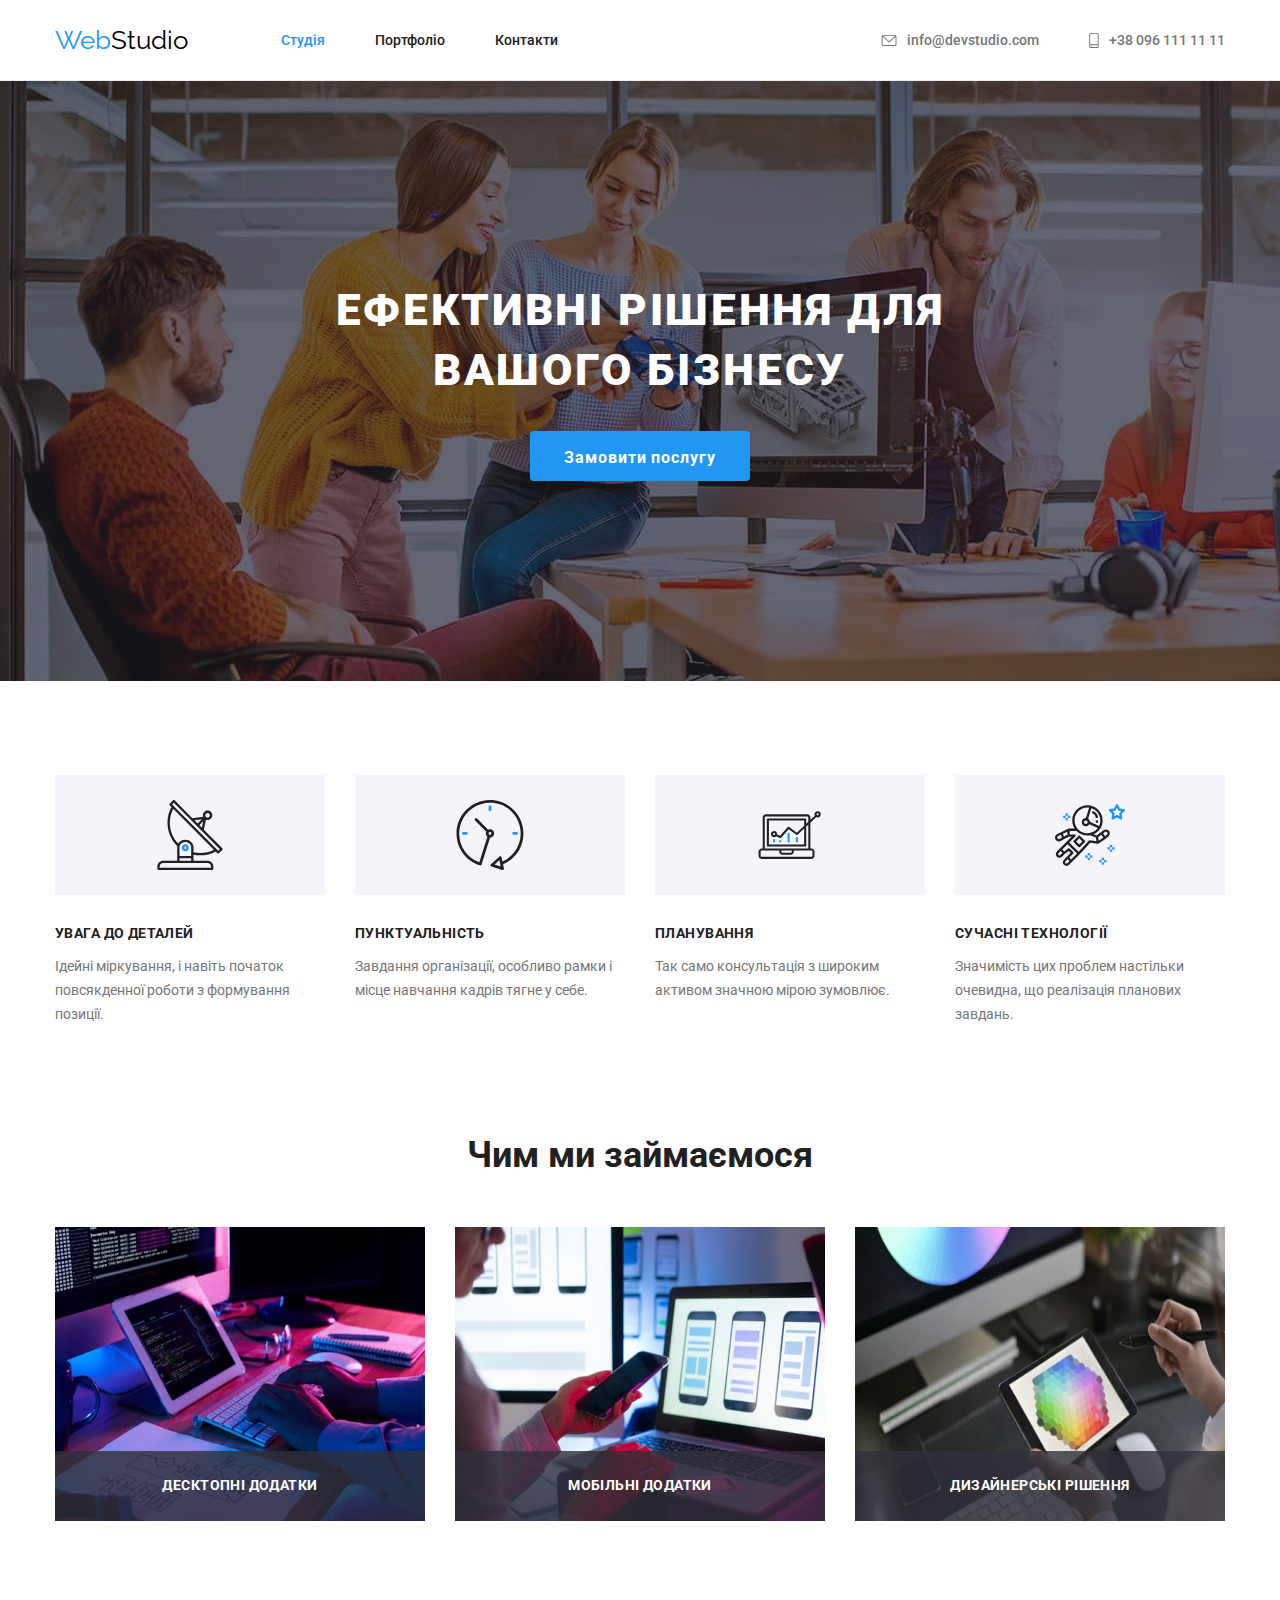
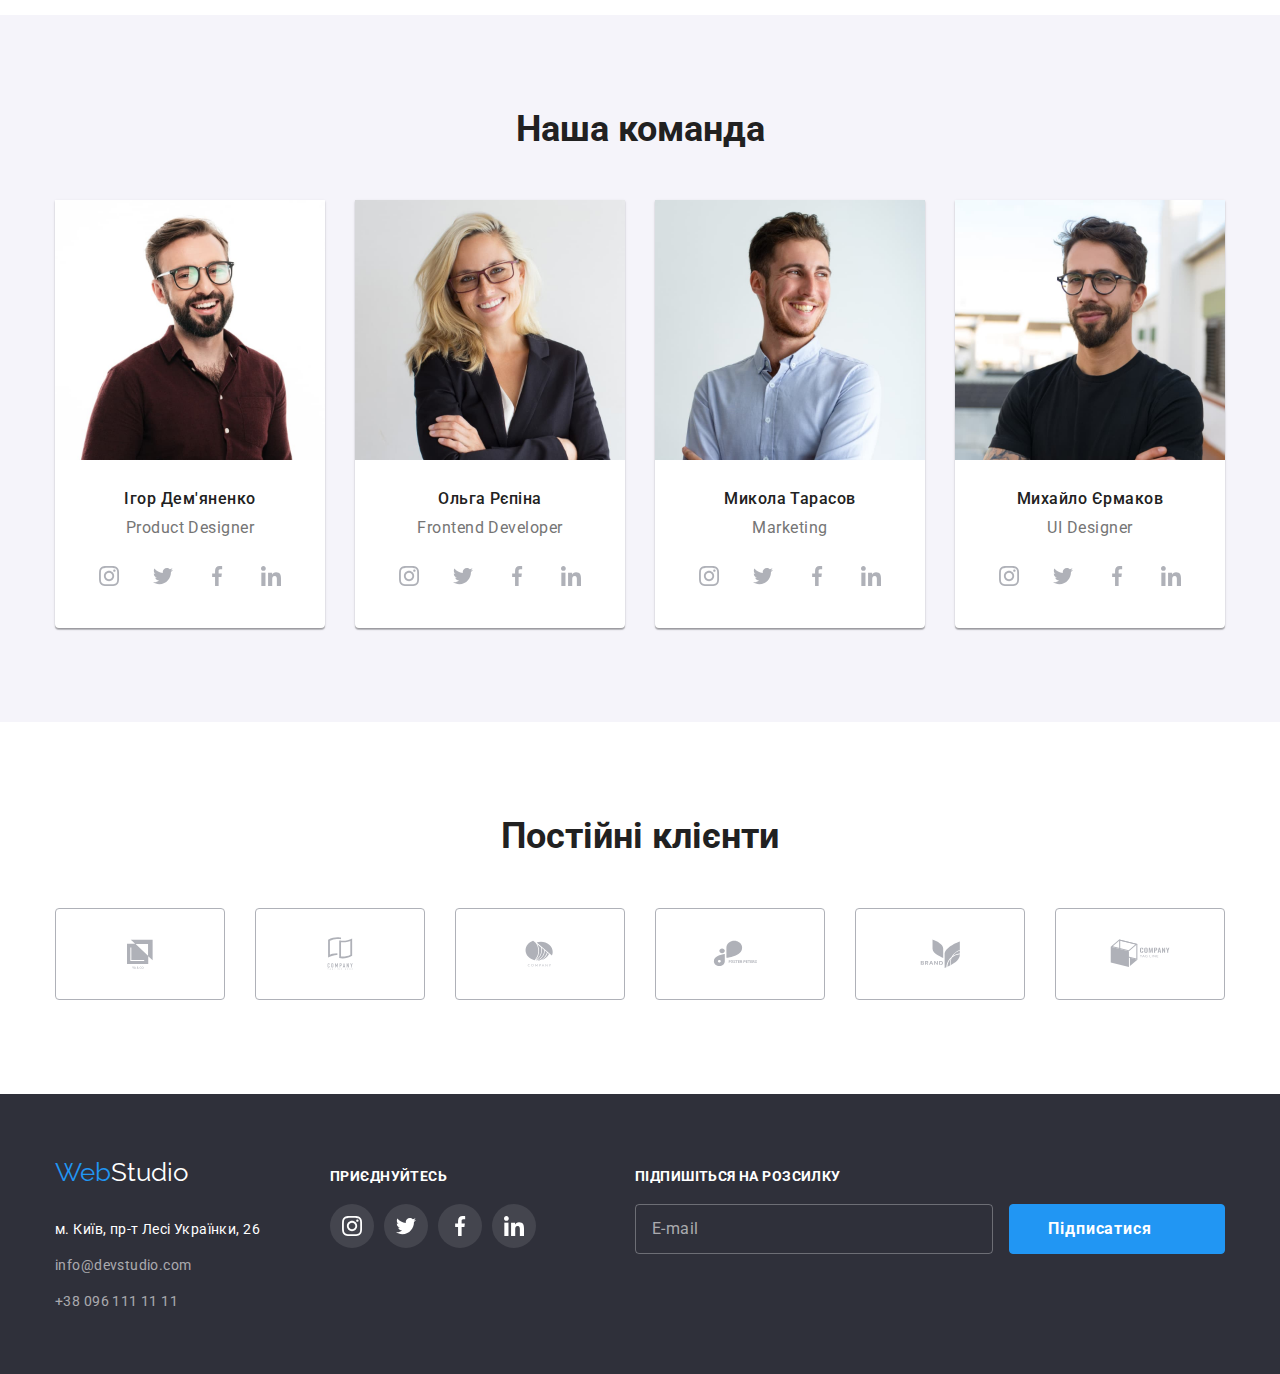
<file: index.html>
<!DOCTYPE html>
<html lang="uk">
  <head>
    <meta charset="UTF-8" />
    <meta http-equiv="X-UA-Compatible" content="IE=edge" />
    <meta name="viewport" content="width=device-width, initial-scale=1.0" />
    <title>Web Studio</title>

    <link rel="preconnect" href="https://fonts.googleapis.com" />
    <link rel="preconnect" href="https://fonts.gstatic.com" crossorigin />
    <link
      href="https://fonts.googleapis.com/css2?family=Raleway:wght@700&family=Roboto:wght@400;500;700;900&display=swap"
      rel="stylesheet"
    />

    <link
      rel="stylesheet"
      href="https://cdnjs.cloudflare.com/ajax/libs/modern-normalize/1.1.0/modern-normalize.min.css"
    />
    <link rel="stylesheet" href="./css/main.min.css" />
  </head>
  <body>
    <!-- Header -->
    <header class="page-header">
      <div class="header-container header-container--display">
        <a
          href="https://borschvs.github.io/goit-markup-hw-06/"
          class="page-header__logo logo"
          rel="noopener"
          target="_blank"
          >Web<span class="page-header__logo--color">Studio</span></a
        >

        <!-- Navigation -->
        <nav class="main-nav">
          <ul class="site-nav list">
            <li class="site-nav__item">
              <a
                href="./index.html"
                class="site-nav__link site-nav__link--visit"
                >Студія</a
              >
            </li>
            <li class="site-nav__item">
              <a
                href="./portfolio.html"
                class="site-nav__link"
                target="_self"
                rel="nofollow"
                >Портфоліо</a
              >
            </li>
            <li class="item">
              <a href="#" class="site-nav__link">Контакти</a>
            </li>
          </ul>
        </nav>
        <ul class="contacts list">
          <li class="contacts__item">
            <a href="mailto:info@devstudio.com" class="contacts__link"
              ><svg class="icon-post" width="16" height="12">
                <use href="./images/symbol-defs.svg#icon-envelope"></use>
              </svg>
              info@devstudio.com
            </a>
          </li>
          <li class="contacts__item">
            <a href="tel:+380961111111" class="contacts__link"
              ><svg class="icon-phone" width="10" height="16">
                <use href="./images/symbol-defs.svg#icon-smartphone"></use>
              </svg>
              +38 096 111 11 11
            </a>
          </li>
        </ul>
      </div>
    </header>

    <!-- Main content -->
    <main>
      <section class="hero overlay">
        <div class="container">
          <h1 class="hero__title">Ефективні рішення для вашого бізнесу</h1>
          <button type="button" class="button__primary" data-modal-open>
            Замовити послугу
          </button>
        </div>
      </section>

      <!-- Feautures -->
      <section class="feauture-section">
        <div class="feauture container">
          <h2 class="visually-hidden">Наші переваги</h2>
          <ul class="feauture-list list">
            <li class="feauture-list__item">
              <div class="icon-container feauture-box">
                <svg class="feature-box__icon">
                  <use href="./images/symbol-defs.svg#icon-antenna"></use>
                </svg>
              </div>
              <h3 class="feauture-box__subtitle">УВАГА ДО ДЕТАЛЕЙ</h3>
              <p class="feature-box__text">
                Ідейні міркування, і навіть початок повсякденної роботи з
                формування позиції.
              </p>
            </li>
            <li class="feauture-list__item">
              <div class="icon-container feauture-box">
                <svg class="feature-box__icon">
                  <use href="./images/symbol-defs.svg#icon-clock"></use>
                </svg>
              </div>
              <h3 class="feauture-box__subtitle">ПУНКТУАЛЬНІСТЬ</h3>
              <p class="feauture-text">
                Завдання організації, особливо рамки і місце навчання кадрів
                тягне у себе.
              </p>
            </li>
            <li class="feauture-list__item">
              <div class="icon-container feauture-box">
                <svg class="feature-box__icon">
                  <use href="./images/symbol-defs.svg#icon-diagram"></use>
                </svg>
              </div>
              <h3 class="feauture-box__subtitle">ПЛАНУВАННЯ</h3>
              <p class="feauture-text">
                Так само консультація з широким активом значною мірою зумовлює.
              </p>
            </li>
            <li class="feauture-list__item">
              <div class="icon-container feauture-box">
                <svg class="feature-box__icon">
                  <use href="./images/symbol-defs.svg#icon-astronaut"></use>
                </svg>
              </div>
              <h3 class="feauture-box__subtitle">
                СУЧАСНІ ТЕХНОЛОГІЇ
              </h3>
              <p class="feauture-text">
                Значимість цих проблем настільки очевидна, що реалізація
                планових завдань.
              </p>
            </li>
          </ul>
        </div>
      </section>

      <!-- About us -->
      <section class="section-about">
        <div class="about container">
          <h2 class="about__title">
            Чим ми займаємося
          </h2>
          <ul class="about-list list">
            <li class="about-list__item">
              <div class="about-thumb">
                <img
                  src="images/first-img.jpg"
                  alt="Процес кодування на планшеті"
                  width="370"
                  height="294"
                />
                <p class="about-thumb__text">Десктопні додатки</p>
              </div>
            </li>
            <li class="about-list__item">
              <div class="about-thumb">
                <img
                  src="images/sec-img.jpg"
                  alt="Дівчина з телефоном перед ноутбуком"
                  width="370"
                  height="294"
                />
                <p class="about-thumb__text">Мобільні додатки</p>
              </div>
            </li>
            <li class="about-list__item">
              <div class="about-thumb">
                <img
                  src="images/tr-img.jpg"
                  alt="Вибір кольору на планшеті"
                  width="370"
                  height="294"
                />
                <p class="about-thumb__text">Дизайнерські рішення</p>
              </div>
            </li>
          </ul>
        </div>
      </section>

      <!-- Team -->

      <section class="section-team">
        <div class="container team">
          <h2 class="team__title">Наша команда</h2>
          <ul class="team-list">
            <li class="team-list__item">
              <img src="images/pd.jpg" alt="Веселий чоловік" width="270" />
              <div class="team-box">
                <h3 class="team-box__subtitle">Ігор Дем'яненко</h3>
                <p class="team-box__text">Product Designer</p>
                <ul class="social-list">
                  <li class="social-list__item">
                    <a class="social-list__link" href="#">
                      <svg class="social-list__icon">
                        <use
                          class="icon"
                          href="./images/symbol-defs.svg#icon-instagram"
                        ></use>
                      </svg>
                    </a>
                  </li>
                  <li class="social-list__item">
                    <a class="social-list__link" href="#">
                      <svg class="social-list__icon">
                        <use
                          class="icon"
                          href="./images/symbol-defs.svg#icon-twitter"
                        ></use>
                      </svg>
                    </a>
                  </li>
                  <li class="social-list__item">
                    <a class="social-list__link" href="#">
                      <svg class="social-list__icon">
                        <use
                          class="icon"
                          href="./images/symbol-defs.svg#icon-facebook"
                        ></use>
                      </svg>
                    </a>
                  </li>
                  <li class="social-list__item">
                    <a class="social-list__link" href="#">
                      <svg class="social-list__icon">
                        <use
                          class="icon"
                          href="./images/symbol-defs.svg#icon-linkedin"
                        ></use>
                      </svg>
                    </a>
                  </li>
                </ul>
              </div>
            </li>
            <li class="team-list__item">
              <img
                src="images/frontender.jpg"
                alt="Усміхнена дівчина"
                width="270"
              />
              <div class="team-box">
                <h3 class="team-box__subtitle">Ольга Рєпіна</h3>
                <p class="team-box__text">Frontend Developer</p>
                <ul class="social-list">
                  <li class="social-list__item">
                    <a class="social-list__link" href="#">
                      <svg class="social-list__icon">
                        <use
                          class="icon"
                          href="./images/symbol-defs.svg#icon-instagram"
                        ></use>
                      </svg>
                    </a>
                  </li>
                  <li class="social-list__item">
                    <a class="social-list__link" href="#">
                      <svg class="social-list__icon">
                        <use
                          class="icon"
                          href="./images/symbol-defs.svg#icon-twitter"
                        ></use>
                      </svg>
                    </a>
                  </li>
                  <li class="social-list__item">
                    <a class="social-list__link" href="#">
                      <svg class="social-list__icon">
                        <use
                          class="icon"
                          href="./images/symbol-defs.svg#icon-facebook"
                        ></use>
                      </svg>
                    </a>
                  </li>
                  <li class="social-list__item">
                    <a class="social-list__link" href="#">
                      <svg class="social-list__icon">
                        <use
                          class="icon"
                          href="./images/symbol-defs.svg#icon-linkedin"
                        ></use>
                      </svg>
                    </a>
                  </li>
                </ul>
              </div>
            </li>
            <li class="team-list__item">
              <img
                src="images/marketolog.jpg"
                alt="Усміхнений чоловік"
                width="270"
              />
              <div class="team-box">
                <h3 class="team-box__subtitle">Микола Тарасов</h3>
                <p class="team-box__text">Marketing</p>
                <ul class="social-list">
                  <li class="social-list__item">
                    <a class="social-list__link" href="#">
                      <svg class="social-list__icon">
                        <use
                          class="icon"
                          href="./images/symbol-defs.svg#icon-instagram"
                        ></use>
                      </svg>
                    </a>
                  </li>
                  <li class="social-list__item">
                    <a class="social-list__link" href="#">
                      <svg class="social-list__icon">
                        <use
                          class="icon"
                          href="./images/symbol-defs.svg#icon-twitter"
                        ></use>
                      </svg>
                    </a>
                  </li>
                  <li class="social-list__item">
                    <a class="social-list__link" href="#">
                      <svg class="social-list__icon">
                        <use
                          class="icon"
                          href="./images/symbol-defs.svg#icon-facebook"
                        ></use>
                      </svg>
                    </a>
                  </li>
                  <li class="social-list__item">
                    <a class="social-list__link" href="#">
                      <svg class="social-list__icon">
                        <use
                          class="icon"
                          href="./images/symbol-defs.svg#icon-linkedin"
                        ></use>
                      </svg>
                    </a>
                  </li>
                </ul>
              </div>
            </li>
            <li class="team-list__item">
              <img src="images/ui.jpg" alt="Впевнений чоловік" width="270" />
              <div class="team-box">
                <h3 class="team-box__subtitle">Михайло Єрмаков</h3>
                <p class="team-box__text">UI Designer</p>
                 <ul class="social-list">
                  <li class="social-list__item">
                    <a class="social-list__link" href="#">
                      <svg class="social-list__icon">
                        <use
                          class="icon"
                          href="./images/symbol-defs.svg#icon-instagram"
                        ></use>
                      </svg>
                    </a>
                  </li>
                  <li class="social-list__item">
                    <a class="social-list__link" href="#">
                      <svg class="social-list__icon">
                        <use
                          class="icon"
                          href="./images/symbol-defs.svg#icon-twitter"
                        ></use>
                      </svg>
                    </a>
                  </li>
                  <li class="social-list__item">
                    <a class="social-list__link" href="#">
                      <svg class="social-list__icon">
                        <use
                          class="icon"
                          href="./images/symbol-defs.svg#icon-facebook"
                        ></use>
                      </svg>
                    </a>
                  </li>
                  <li class="social-list__item">
                    <a class="social-list__link" href="#">
                      <svg class="social-list__icon">
                        <use
                          class="icon"
                          href="./images/symbol-defs.svg#icon-linkedin"
                        ></use>
                      </svg>
                    </a>
                  </li>
                </ul>
              </div>
            </li>
          </ul>
        </div>
      </section>

      <!-- Partners -->

      <section class="section-partner">
        <div class="container">
          <h2 class="title">Постійні клієнти</h2>
          <ul class="partner-list">
            <li class="partner-list__item">
              <a class="partner-list__link" href="#">
                <svg class="partner-list__icon" width="106" height="60">
                  <use
                    href="./images/symbol-defs.svg#icon-ya-co"
                  ></use>
                </svg>
              </a>
            </li>
            <li class="partner-list__item">
              <a class="partner-list__link" href="#">
                <svg class="partner-list__icon" width="106" height="60">
                  <use
                    href="./images/symbol-defs.svg#icon-tagline-here"
                  ></use>
                </svg>
              </a>
            </li>
            <li class="partner-list__item">
              <a class="partner-list__link" href="#">
                <svg class="partner-list__icon" width="106" height="60">
                  <use
                    href="./images/symbol-defs.svg#icon-company"
                  ></use>
                </svg>
              </a>
            </li>
            <li class="partner-list__item">
              <a class="partner-list__link" href="#">
                <svg class="partner-list__icon" width="106" height="60">
                  <use
                    href="./images/symbol-defs.svg#icon-foster-peters"
                  ></use>
                </svg>
              </a>
            </li>
            <li class="partner-list__item">
              <a class="partner-list__link" href="#">
                <svg class="partner-list__icon" width="106" height="60">
                  <use
                    href="./images/symbol-defs.svg#icon-brand"
                  ></use>
                </svg>
              </a>
            </li>
            <li class="partner-list__item">
              <a class="partner-list__link" href="#">
                <svg class="partner-list__icon" width="106" height="60">
                  <use
                    href="./images/symbol-defs.svg#icon-tag-line"
                  ></use>
                </svg>
              </a>
            </li>
          </ul>
        </div>
      </section>
    </main>
    <footer class="footer">
      <div class="footer-container">
        <div class="location-block">
          <a href="#" class="logo-footer"
            >Web<span class="logo-footer--color">Studio</span></a
          >

          <address class="location">
            <span class="location__address"
              >м. Київ, пр-т Лесі Українки, 26</span
            >
            <ul class="location-list">
              <li class="footer-list__item">
                <a
                  href="mailto:info@devstudio.com"
                  class="footer__contacts-link"
                  >info@devstudio.com</a
                >
              </li>
              <li class="footer-list__item">
                <a href="tel:+380961111111" class="footer__contacts-link"
                  >+38 096 111 11 11</a
                >
              </li>
            </ul>
          </address>
        </div>
        <div class="social-block">
          <h3 class="social-block__subtitle">приєднуйтесь</h3>
          <ul class="social-list">
            <li class="social-list__item">
              <a
                class="social-list__link social-list__link--second-color"
                href="#"
              >
                <svg class="social-list__icon">
                  <use
                    class="icon"
                    href="./images/symbol-defs.svg#icon-instagram"
                  ></use>
                </svg>
              </a>
            </li>
            <li class="social-icons__item">
              <a
                class="social-list__link social-list__link--second-color"
                href="#"
              >
                <svg class="social-list__icon">
                  <use
                    class="icon"
                    href="./images/symbol-defs.svg#icon-twitter"
                  ></use>
                </svg>
              </a>
            </li>
            <li class="social-icons__item">
              <a
                class="social-list__link social-list__link--second-color"
                href="#"
              >
                <svg class="social-list__icon">
                  <use
                    class="icon"
                    href="./images/symbol-defs.svg#icon-facebook"
                  ></use>
                </svg>
              </a>
            </li>
            <li class="social-icons__item">
              <a
                class="social-list__link social-list__link--second-color"
                href="#"
              >
                <svg class="social-list__icon">
                  <use
                    class="icon"
                    href="./images/symbol-defs.svg#icon-linkedin"
                  ></use>
                </svg>
              </a>
            </li>
          </ul>
        </div>
        <form class="subscribe-form">
          <h3 class="subscribe-form__title">Підпишіться на розсилку</h3>
          <input
            class="subscribe-form__input"
            type="email"
            name="email"
            placeholder="E-mail"
          />
          <button class="button-subscribe">
            Підписатися
            <svg class="button-subscribe__icon-send" width="24" height="24">
              <use href="./images/symbol-defs.svg#icon-send"></use>
            </svg>
          </button>
        </form>
      </div>
    </footer>

    <!-- Fixed-header-size-autocorrection -->

    <!-- <script>
    
    const { height: pageHeaderHeight } = document
      .querySelector(".page-header")
      .getBoundingClientRect();
      
      document.body.style.paddingTop = `${pageHeaderHeight}px`;
      </script> -->

    <div class="backdrop is-hidden" data-modal>
      <div class="modal is-hidden">
        <button class="close" data-modal-close>
          <svg class="icon-close" width="18" height="18">
            <use href="./images/symbol-defs.svg#icon-close"></use>
          </svg>
        </button>

        <form class="submit-form">
          <h3 class="submit-form__title">
            Залиште свої дані, ми вам передзвонимо
          </h3>

          <label class="form-field">
            <span class="label">Ім'я</span>
            <input class="form-input" type="text" name="username" autofocus />
            <svg class="input-icon" width="18" height="18">
              <use href="./images/symbol-defs.svg#icon-person"></use>
            </svg>
          </label>

          <label class="form-field">
            <span class="label">Телефон</span>
            <input class="form-input" type="tel" name="tel" />
            <svg class="input-icon" width="18" height="18">
              <use href="./images/symbol-defs.svg#icon-phone"></use>
            </svg>
          </label>

          <label class="form-field">
            <span class="label">Пошта</span>
            <input class="form-input" type="email" name="email" />
            <svg class="input-icon" width="18" height="18">
              <use href="./images/symbol-defs.svg#icon-email"></use>
            </svg>
          </label>

          <label class="form-field">
            <span class="label">Коментар</span>
            <textarea
            class="textarea"
              name="comment"
              rows="3"
              placeholder="Введіть текст"
            ></textarea>
          </label>
          <label class="form-field checkbox">
            <input
              class="checkbox-input"
              type="checkbox"
              name="policy"
              value="policy"
            />
            <span class="icon-checked"></span>
            Погоджуюся з розсилкою та приймаю
            <a href="#" class="policy-link">Умови договору</a>
          </label>
          <button class="button-submit" type="submit">Відправити</button>
        </form>
      </div>
    </div>

    <script src="./js/modal.js"></script>

  </body>
</html>
</file>
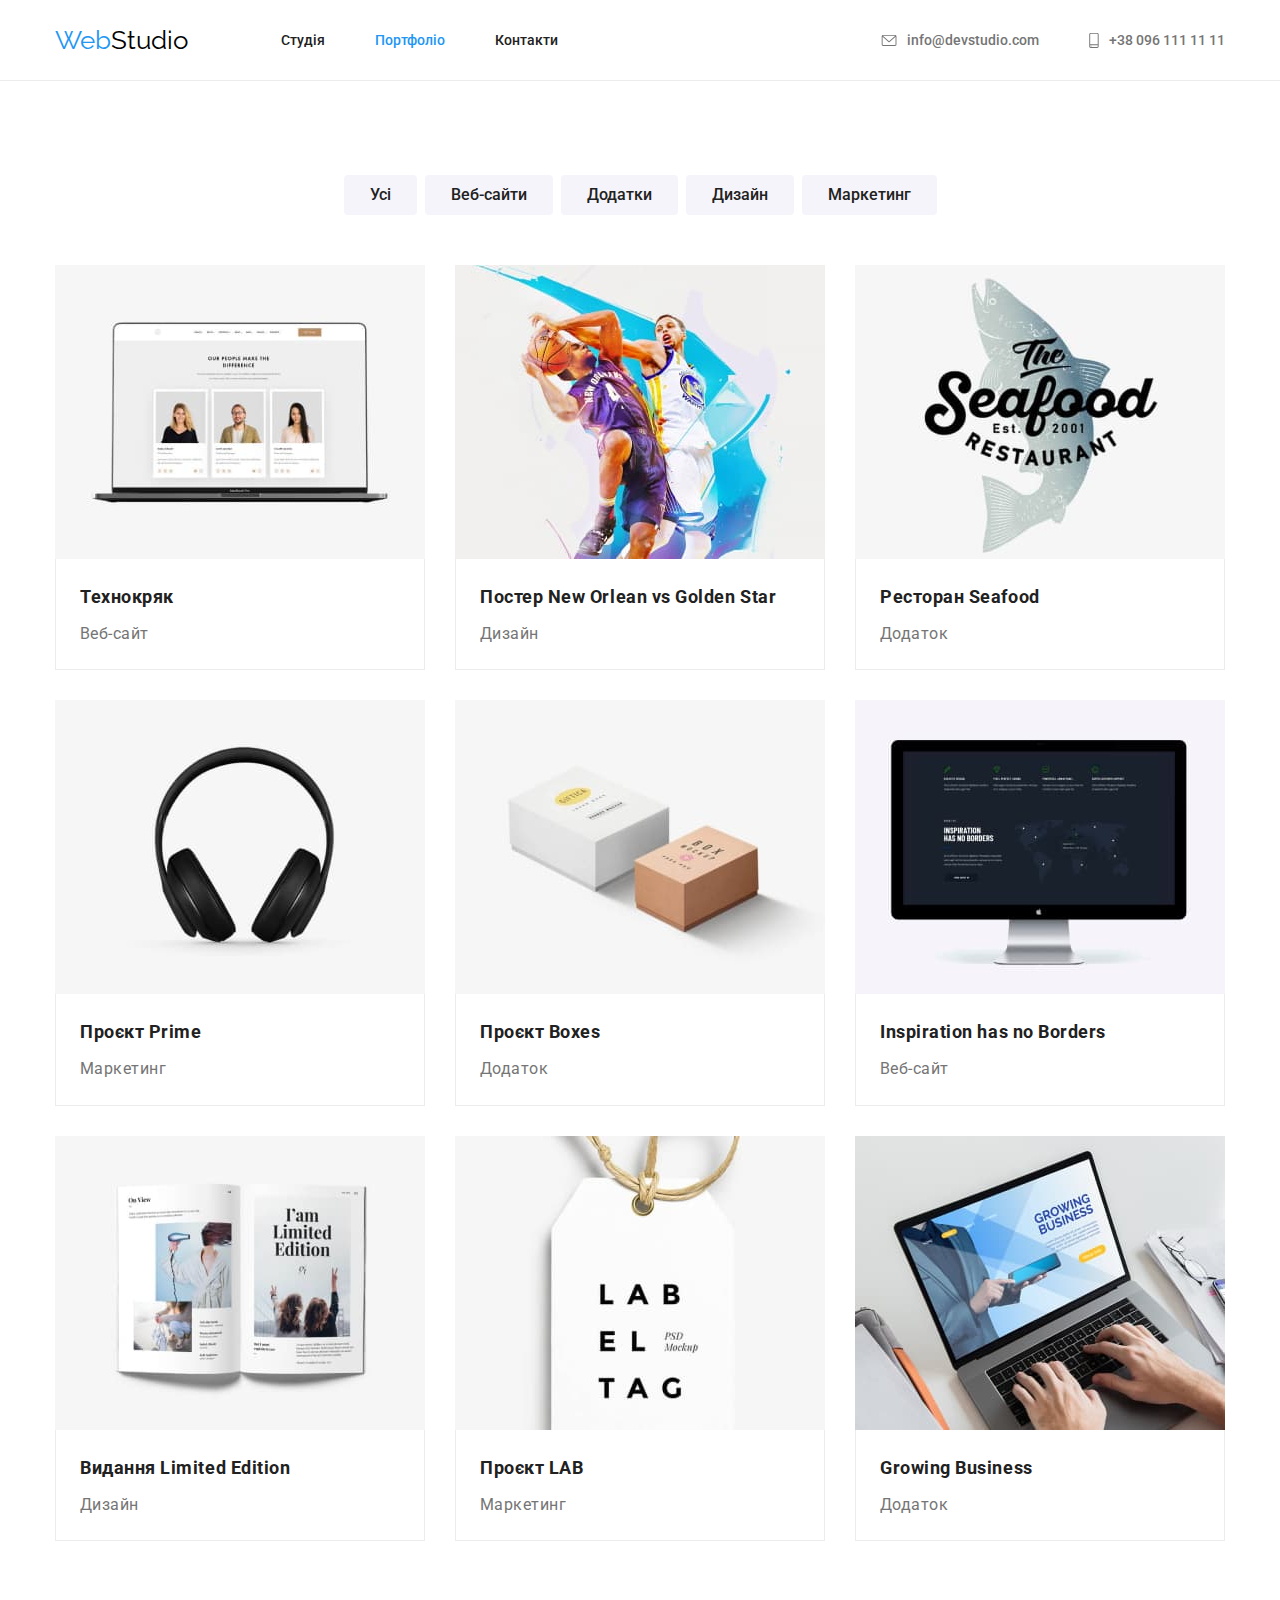
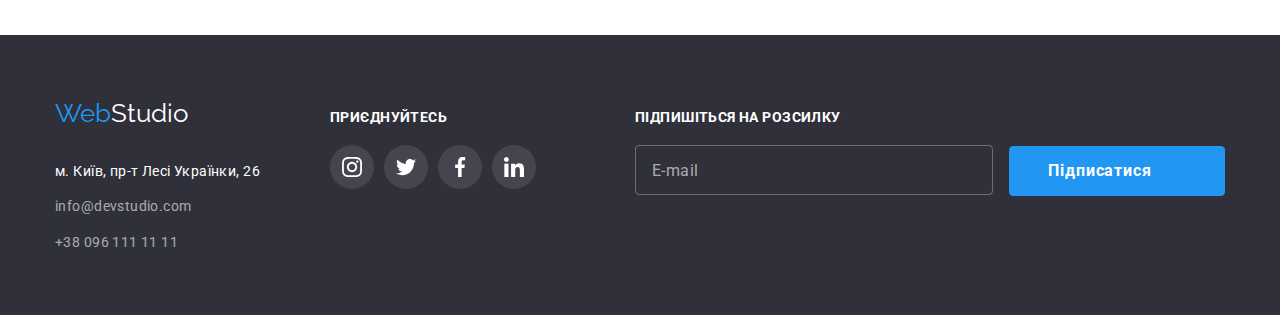
<file: portfolio.html>
<!DOCTYPE html>
<html lang="uk">
  <head>
    <meta charset="UTF-8" />
    <meta http-equiv="X-UA-Compatible" content="IE=edge" />
    <meta name="viewport" content="width=device-width, initial-scale=1.0" />
    <title>Portfolio</title>

    <link rel="preconnect" href="https://fonts.googleapis.com" />
    <link rel="preconnect" href="https://fonts.gstatic.com" crossorigin />
    <link
      href="https://fonts.googleapis.com/css2?family=Raleway:wght@700&family=Roboto:wght@400;500;700;900&display=swap"
      rel="stylesheet"
    />

    <link
      rel="stylesheet"
      href="https://cdnjs.cloudflare.com/ajax/libs/modern-normalize/1.1.0/modern-normalize.min.css"
    />
    <link rel="stylesheet" href="./css/main.min.css" />
  </head>
  <body>
    <!-- Header -->
    <header class="page-header">
      <div class="header-container header-container--display">
        <a
          href="https://borschvs.github.io/goit-markup-hw-06/"
          class="page-header__logo logo"
          rel="noopener"
          target="_blank"
          >Web<span class="page-header__logo--color">Studio</span></a
        >

        <!-- Navigation -->
        <nav class="main-nav">
          <ul class="site-nav list">
            <li class="site-nav__item">
              <a href="./index.html" class="site-nav__link">Студія</a>
            </li>
            <li class="site-nav__item">
              <a
                href="./portfolio.html"
                class="site-nav__link site-nav__link--visit"
                target="_self"
                rel="nofollow"
                >Портфоліо</a
              >
            </li>
            <li class="item">
              <a href="#" class="site-nav__link">Контакти</a>
            </li>
          </ul>
        </nav>
        <ul class="contacts list">
          <li class="contacts__item">
            <a href="mailto:info@devstudio.com" class="contacts__link"
              ><svg class="icon-post" width="16" height="12">
                <use href="./images/symbol-defs.svg#icon-envelope"></use>
              </svg>
              info@devstudio.com
            </a>
          </li>
          <li class="contacts__item">
            <a href="tel:+380961111111" class="contacts__link"
              ><svg class="icon-phone" width="10" height="16">
                <use href="./images/symbol-defs.svg#icon-smartphone"></use>
              </svg>
              +38 096 111 11 11
            </a>
          </li>
        </ul>
      </div>
    </header>
    <!-- Main section -->
    <main class="main-portfolio">
      <!-- Buttons filter -->
      <section class="main-section">
        <div class="container">
          <h1 class="visually-hidden">Menu</h1>
          <ul class="filter-list">
            <li class="filter-list__button-items">
              <button type="button" class="btn-element">Усі</button>
            </li>
            <li class="button-items">
              <button type="button" class="btn-element">Веб-сайти</button>
            </li>
            <li class="button-items">
              <button type="button" class="btn-element">Додатки</button>
            </li>
            <li class="button-items">
              <button type="button" class="btn-element">Дизайн</button>
            </li>
            <li class="button-items test">
              <button type="button" class="btn-element">Маркетинг</button>
            </li>
          </ul>

          <h2 class="visually-hidden">Портфоліо</h2>

          <ul class="portfolio-list">
            <li class="portfolio-list__item">
              <a href="#" class="portfolio-list__link">
                <div class="text-position">
                  <img
                    src="images-portfolio/technocrack.jpg"
                    alt="Ноутбук із зображенням сайту"
                    width="370"
                    class="img-box"
                  />
                  <p class="text-position__description">
                    Ресурс пропонує комплексні пропозиції з різним рівнем
                    функціоналу та сервісів. Все це дозволить відвідувачу
                    отримати вичерпні відомості про компанію чи приватну особу.
                  </p>
                </div>
                <div class="caption">
                  <h3 class="caption__subtitle">Технокряк</h3>
                  <p class="caption__text">Веб-сайт</p>
                </div>
              </a>
            </li>
            <li class="portfolio-list__item">
              <a href="#" class="portfolio-list__link">
                <div class="text-position">
                  <img
                    src="images-portfolio/new-orlean-vs-gs.jpg"
                    alt="Дизайн постеру з баскетболістами"
                    width="370"
                  />
                  <p class="text-position__description">
                    Ресурс пропонує комплексні пропозиції з різним рівнем
                    функціоналу та сервісів. Все це дозволить відвідувачу
                    отримати вичерпні відомості про компанію чи приватну особу.
                  </p>
                </div>
                <div class="caption">
                  <h3 class="caption__subtitle">
                    Постер New Orlean vs Golden Star
                  </h3>
                  <p class="caption__text">Дизайн</p>
                </div>
              </a>
            </li>
            <li class="portfolio-list__item">
              <a href="#" class="portfolio-list__link">
                <div class="text-position">
                  <img
                    src="images-portfolio/seafood.jpg"
                    alt="Логотип ресторану з морепродуктами"
                    width="370"
                  />
                  <p class="text-position__description">
                    Ресурс пропонує комплексні пропозиції з різним рівнем
                    функціоналу та сервісів. Все це дозволить відвідувачу
                    отримати вичерпні відомості про компанію чи приватну особу.
                  </p>
                </div>
                <div class="caption">
                  <h3 class="caption__subtitle">Ресторан Seafood</h3>
                  <p class="caption__text">Додаток</p>
                </div>
              </a>
            </li>
            <li class="portfolio-list__item">
              <a href="#" class="portfolio-list__link">
                <div class="text-position">
                  <img
                    src="images-portfolio/prime.jpg"
                    alt="Навушники"
                    width="370"
                  />
                  <p class="text-position__description">
                    Ресурс пропонує комплексні пропозиції з різним рівнем
                    функціоналу та сервісів. Все це дозволить відвідувачу
                    отримати вичерпні відомості про компанію чи приватну особу.
                  </p>
                </div>
                <div class="caption">
                  <h3 class="caption__subtitle">Проєкт Prime</h3>
                  <p class="caption__text">Маркетинг</p>
                </div>
              </a>
            </li>
            <li class="portfolio-list__item">
              <a href="#" class="portfolio-list__link">
                <div class="text-position">
                  <img
                    src="images-portfolio/boxes.jpg"
                    alt="Коробки з написами"
                    width="370"
                  />
                  <p class="text-position__description">
                    Ресурс пропонує комплексні пропозиції з різним рівнем
                    функціоналу та сервісів. Все це дозволить відвідувачу
                    отримати вичерпні відомості про компанію чи приватну особу.
                  </p>
                </div>
                <div class="caption">
                  <h3 class="caption__subtitle">Проєкт Boxes</h3>
                  <p class="caption__text">Додаток</p>
                </div>
              </a>
            </li>
            <li class="portfolio-list__item">
              <a href="#" class="portfolio-list__link">
                <div class="text-position">
                  <img
                    src="images-portfolio/inspiration.jpg"
                    alt="Екран комп'ютера"
                    width="370"
                  />
                  <p class="text-position__description">
                    Ресурс пропонує комплексні пропозиції з різним рівнем
                    функціоналу та сервісів. Все це дозволить відвідувачу
                    отримати вичерпні відомості про компанію чи приватну особу.
                  </p>
                </div>
                <div class="caption">
                  <h3 class="caption__subtitle">Inspiration has no Borders</h3>
                  <p class="caption__text">Веб-сайт</p>
                </div>
              </a>
            </li>
            <li class="portfolio-list__item">
              <a href="#" class="portfolio-list__link">
                <div class="text-position">
                  <img
                    src="images-portfolio/lim-edition.jpg"
                    alt="Книга"
                    width="370"
                  />
                  <p class="text-position__description">
                    Ресурс пропонує комплексні пропозиції з різним рівнем
                    функціоналу та сервісів. Все це дозволить відвідувачу
                    отримати вичерпні відомості про компанію чи приватну особу.
                  </p>
                </div>
                <div class="caption">
                  <h3 class="caption__subtitle">Видання Limited Edition</h3>
                  <p class="caption__text">Дизайн</p>
                </div>
              </a>
            </li>
            <li class="portfolio-list__item">
              <a href="#" class="portfolio-list__link">
                <div class="text-position">
                  <img
                    src="images-portfolio/lab.jpg"
                    alt="Бірка з підписом 'Lab el tag'"
                    width="370"
                  />
                  <p class="text-position__description">
                    Ресурс пропонує комплексні пропозиції з різним рівнем
                    функціоналу та сервісів. Все це дозволить відвідувачу
                    отримати вичерпні відомості про компанію чи приватну особу.
                  </p>
                </div>
                <div class="caption">
                  <h3 class="caption__subtitle">Проєкт LAB</h3>
                  <p class="caption__text">Маркетинг</p>
                </div>
              </a>
            </li>
            <li class="portfolio-list__item">
              <a href="#" class="portfolio-list__link">
                <div class="text-position">
                  <img
                    src="images-portfolio/growing.jpg"
                    alt="Ноутбук з веб-сайтом на екрані"
                    width="370"
                  />
                  <p class="text-position__description">
                    Ресурс пропонує комплексні пропозиції з різним рівнем
                    функціоналу та сервісів. Все це дозволить відвідувачу
                    отримати вичерпні відомості про компанію чи приватну особу.
                  </p>
                </div>
                <div class="caption">
                  <h3 class="caption__subtitle">Growing Business</h3>
                  <p class="caption__text">Додаток</p>
                </div>
              </a>
            </li>
          </ul>
        </div>
      </section>
    </main>
    <!-- Footer -->
    <footer class="footer">
      <div class="footer-container">
        <div class="location-block">
          <a href="#" class="logo-footer"
            >Web<span class="logo-footer--color">Studio</span></a
          >

          <address class="location">
            <span class="location__address"
              >м. Київ, пр-т Лесі Українки, 26</span
            >
            <ul class="location-list">
              <li class="footer-list__item">
                <a
                  href="mailto:info@devstudio.com"
                  class="footer__contacts-link"
                  >info@devstudio.com</a
                >
              </li>
              <li class="footer-list__item">
                <a href="tel:+380961111111" class="footer__contacts-link"
                  >+38 096 111 11 11</a
                >
              </li>
            </ul>
          </address>
        </div>
        <div class="social-block">
          <h3 class="social-block__subtitle">приєднуйтесь</h3>
          <ul class="social-list">
            <li class="social-list__item">
              <a
                class="social-list__link social-list__link--second-color"
                href="#"
              >
                <svg class="social-list__icon">
                  <use
                    class="icon"
                    href="./images/symbol-defs.svg#icon-instagram"
                  ></use>
                </svg>
              </a>
            </li>
            <li class="social-icons__item">
              <a
                class="social-list__link social-list__link--second-color"
                href="#"
              >
                <svg class="social-list__icon">
                  <use
                    class="icon"
                    href="./images/symbol-defs.svg#icon-twitter"
                  ></use>
                </svg>
              </a>
            </li>
            <li class="social-icons__item">
              <a
                class="social-list__link social-list__link--second-color"
                href="#"
              >
                <svg class="social-list__icon">
                  <use
                    class="icon"
                    href="./images/symbol-defs.svg#icon-facebook"
                  ></use>
                </svg>
              </a>
            </li>
            <li class="social-icons__item">
              <a
                class="social-list__link social-list__link--second-color"
                href="#"
              >
                <svg class="social-list__icon">
                  <use
                    class="icon"
                    href="./images/symbol-defs.svg#icon-linkedin"
                  ></use>
                </svg>
              </a>
            </li>
          </ul>
        </div>
        <form class="subscribe-form">
          <h3 class="subscribe-form__title">Підпишіться на розсилку</h3>
          <input
            class="subscribe-form__input"
            type="email"
            name="email"
            placeholder="E-mail"
          />
          <button class="button-subscribe">
            Підписатися
            <svg class="button-subscribe__icon-send" width="24" height="24">
              <use href="./images/symbol-defs.svg#icon-send"></use>
            </svg>
          </button>
        </form>
      </div>
    </footer>
  </body>
</html>
</file>
<file: css/main.min.css>
body{font-family:"Roboto",sans-serif;background-color:#fff;color:#757575;margin:0}img{display:block}.visually-hidden{position:absolute;width:1px;height:1px;margin:-1px;border:0;padding:0;white-space:nowrap;-webkit-clip-path:inset(100%);clip-path:inset(100%);clip:rect(0 0 0 0);overflow:hidden}.partner-list__link,.icon-container.feauture-box{display:flex;align-items:center;justify-content:center}.button-submit,.button__primary,.hero__title,.hero{margin-left:auto;margin-right:auto}.portfolio-list,.filter-list,.location-list,.partner-list,.social-list,.team-list,.about-list,.feauture-list,.site-nav,.contacts{list-style:none;padding:0;margin:0}.portfolio-list,.team-list,.about-list{display:flex;flex-wrap:wrap;gap:30px}.footer-container,.container{width:1200px;padding-left:15px;padding-right:15px;margin-top:0px;margin-left:auto;margin-right:auto}.logo-footer,.logo{font-family:"Raleway",sans-serif;font-size:26px;color:#2196f3;text-decoration:none;line-height:1.4}.site-nav__link,.contacts__link{display:flex;align-items:center;padding:32px 0;fill:#757575;color:#212121;text-decoration:none;font-weight:500;font-size:14px;line-height:1.17}.button-submit,.button-subscribe,.button__primary{display:inline-block;min-width:216px;height:50px;padding:10px 32px;border:2px solid rgba(0,0,0,0);border-radius:4px;font-size:16px;line-height:1.87;font-weight:700;letter-spacing:.06em;color:#fff;background-color:#2196f3;cursor:pointer;transition:color 250ms cubic-bezier(0.4, 0, 0.2, 1),background-color 250ms cubic-bezier(0.4, 0, 0.2, 1)}.section-team,.feauture-section,.section-about,.section-partner,.main-section{padding-top:94px;padding-bottom:94px}.title,.team__title,.about__title{color:#212121;margin-top:0;margin-bottom:50px;text-align:center;font-weight:700;font-size:36px;line-height:1.16}.caption__subtitle,.subscribe-form__title,.social-block__subtitle,.feauture-box__subtitle{margin-bottom:0;margin-top:0;font-weight:700;font-size:14px;line-height:1.15;letter-spacing:.03em;text-transform:uppercase;color:#212121}.section-about{padding-top:0}.page-header{min-height:80px;width:100%;top:0;left:0;background-color:#fff;border-bottom:1px solid #ececec}.header-container{width:1200px;padding:0 15px;margin:0 auto}.header-container--display{display:flex;align-items:center}.logo>.page-header__logo--color{color:#000}.main-nav{margin-left:93px}.site-nav,.contacts{display:flex;gap:50px}.contacts.list{margin-left:auto}.site-nav__link,.contacts__link{transition:color 250ms cubic-bezier(0.4, 0, 0.2, 1)}.site-nav__link:hover,.site-nav__link:hover,.site-nav__link:focus,.site-nav__link:focus,.contacts__link:hover,.contacts__link:hover,.contacts__link:focus,.contacts__link:focus{color:#2196f3;fill:#2196f3}.contacts__link{color:#757575}.site-nav__link--visit{position:relative;color:#2196f3}.icon-post,.icon-phone{display:inline-flex;align-items:center;margin-right:10px;cursor:pointer;transition:fill 250ms cubic-bezier(0.4, 0, 0.2, 1)}.icon-post .icon-post:hover,.icon-post .icon-post:focus,.icon-post .icon-phone:hover,.icon-post .icon-phone:focus,.icon-phone .icon-post:hover,.icon-phone .icon-post:focus,.icon-phone .icon-phone:hover,.icon-phone .icon-phone:focus{fill:currentColor}.hero{text-align:center;padding-top:200px;padding-bottom:200px;background-color:#2f303a}.hero__title{margin-top:0;margin-bottom:0;max-width:696px;padding:0;color:#fff;font-size:44px;font-weight:900;line-height:1.36;text-align:center;letter-spacing:.06em;text-transform:uppercase}.overlay{min-height:600px;max-width:1600px;background-color:#c4c4c4;background-image:linear-gradient(to right, rgba(47, 48, 58, 0.4), rgba(47, 48, 58, 0.4)),url(../images/dec-pic/overlay-1.jpg);background-repeat:no-repeat;background-size:cover}.button__primary{margin-top:30px;color:#fff;background-color:#2196f3;border:2px solid rgba(0,0,0,0)}.button__primary:hover,.button__primary:focus{background-color:#1d86dd}.button__primary:active{color:#2196f3;background-color:rgba(0,0,0,0);border:2px solid #2196f3;cursor:pointer}.feauture-list{display:flex;flex-wrap:wrap;font-size:14px;font-weight:400;line-height:1.7}.feauture-list__item{width:calc((100% - 90px)/4)}.feauture-list__item:not(:nth-child(4n)){margin-right:30px}.feauture-list__item:not(:nth-child(-n+4)){margin-bottom:0}.feauture-box__text{margin-top:10px;margin-bottom:0;font-weight:400;font-size:14px;line-height:1.17}.icon-container.feauture-box{width:270px;height:120px;background-color:#f5f4fa;margin-bottom:30px}.feature-box__icon{width:70px;height:70px}.about__title{text-align:center}.about-thumb{position:relative}.about-thumb__text{position:absolute;bottom:0;left:0;margin:0;width:100%;padding:27px 0;text-align:center;font-style:normal;font-weight:700;font-size:14px;line-height:1.14;text-align:center;letter-spacing:.03em;text-transform:uppercase;color:#fff;background-color:rgba(47,48,58,.8)}.section-team{background-color:#f5f4fa}.team__title{text-align:center;margin-bottom:50px}.team-list__item{background-color:#fff;box-shadow:0px 1px 3px rgba(0,0,0,.12),0px 1px 1px rgba(0,0,0,.14),0px 2px 1px rgba(0,0,0,.2);border-radius:0px 0px 4px 4px;font-weight:400;font-size:16px;line-height:1.2;text-align:center;letter-spacing:.03em;text-align:center}.team-box{padding-top:30px;padding-bottom:30px}.team-box__subtitle{margin:0;margin-bottom:10px;color:#212121;font-size:16px;font-weight:500;line-height:1.18}.team-box__text{margin:0;margin-bottom:16px;font-size:16px;line-height:1.18}.social-list{display:inline-flex;gap:10px}.social-list__link{display:inline-flex;width:44px;height:44px;justify-content:center;align-items:center;text-decoration:none;border-radius:50px;background-color:#fff;fill:#afb1b8;cursor:pointer;transition:background-color 250ms cubic-bezier(0.4, 0, 0.2, 1),fill 250ms cubic-bezier(0.4, 0, 0.2, 1)}.social-list__link:hover,.social-list__link:focus{fill:#fff;background-color:#2196f3}.social-list__icon{width:20px;height:20px;gap:30px}.partner-list{display:inline-flex;justify-content:center;flex-wrap:wrap;gap:30px}.partner-list__link{width:170px;height:92px;padding:0;margin-top:0;border:1px solid #afb1b8;border-radius:4px;fill:#afb1b8;transition:fill 250ms cubic-bezier(0.4, 0, 0.2, 1),border 250ms cubic-bezier(0.4, 0, 0.2, 1)}.partner-list__link:hover,.partner-list__link:focus{background-color:rgba(0,0,0,0);fill:#2196f3;border:1px solid #2196f3;box-shadow:none}.footer{padding-top:60px;padding-bottom:60px;background-color:#2f303a}.footer-container{display:flex;align-items:baseline}.logo-footer{display:inline-block;margin-bottom:28px}.logo-footer--color{color:#fff}.location-block{display:flex;flex-direction:column}.location{display:flex;flex-direction:column;font-style:normal;font-weight:400;font-size:14px;line-height:1.7;letter-spacing:.03em}.location__address{display:inline-block;color:#fff;margin-bottom:12px}.footer-list__item:nth-last-child(1){margin-top:12px}.footer__contacts-link{display:inline-block;padding:0px;font-weight:400;color:rgba(255,255,255,.6);text-decoration:none;transition:color 250ms cubic-bezier(0.4, 0, 0.2, 1)}.footer__contacts-link:hover,.footer__contacts-link:focus{color:#2196f3}.social-block{margin-left:70px}.social-block__subtitle{margin-bottom:20px;color:#fff}.social-list{display:inline-flex;gap:10px}.social-list__link--second-color{background-color:rgba(255,255,255,.1);fill:#fff}.subscribe-form{margin-left:auto}.subscribe-form__title{margin-top:0;margin-bottom:20px;color:#fff;translate:border 2s cubic-bezier(0.4, 0, 0.2, 1)}.subscribe-form__input{width:358px;height:50px;padding-left:16px;background-color:rgba(0,0,0,0);color:#fff;border:1px solid rgba(255,255,255,.3);filter:drop-shadow(0px 4px 4px var(--filter-d-shadow));border-radius:4px;transition:border 250ms cubic-bezier(0.4, 0, 0.2, 1)}.subscribe-form__input:focus{border:1px solid #2196f3;outline:none}.subscribe-form__input::-moz-placeholder{font-weight:400;font-size:16px;line-height:20px;letter-spacing:.03em;pointer-events:none;color:rgba(255,255,255,.6)}.subscribe-form__input::placeholder{font-weight:400;font-size:16px;line-height:20px;letter-spacing:.03em;pointer-events:none;color:rgba(255,255,255,.6)}.button-subscribe{width:200px;margin-left:12px;display:inline-flex;justify-content:center;align-items:center;gap:10px;background-color:#2196f3;border:1px solid #2196f3;border-radius:4px;color:#fff;fill:#fff;transition:background-color 250ms cubic-bezier(0.4, 0, 0.2, 1),color 250ms cubic-bezier(0.4, 0, 0.2, 1),fill 250ms cubic-bezier(0.4, 0, 0.2, 1)}.button-subscribe:hover,.button-subscribe:focus{background-color:#1d86dd}.button-subscribe:active{background-color:rgba(0,0,0,0);color:#2196f3;fill:#2196f3}.filter-list{display:flex;flex-wrap:wrap;justify-content:center;gap:8px;margin-bottom:50px;padding:0}.filter-list__button-items{min-width:73px}.btn-element{font-size:16px;font-weight:500;line-height:1.6;text-align:center;border:1px solid rgba(0,0,0,0);border-radius:4px;padding:6px 25px;cursor:pointer;color:#212121;background-color:#f5f4fa;transition:background-color 250ms cubic-bezier(0.4, 0, 0.2, 1),color 250ms cubic-bezier(0.4, 0, 0.2, 1),box-shadow 250ms cubic-bezier(0.4, 0, 0.2, 1)}.btn-element:hover,.btn-element:focus{color:#fff;background-color:#1d86dd;box-shadow:0px 3px 1px rgba(0,0,0,.1),0px 1px 2px rgba(0,0,0,.08),0px 2px 2px rgba(0,0,0,.12)}.btn-element:active{color:#2196f3;background-color:#fff;border:1px solid rgba(0,0,0,0)}.portfolio-list__link{display:block;text-decoration:none;transition:box-shadow 250ms cubic-bezier(0.4, 0, 0.2, 1)}.portfolio-list__link:hover,.portfolio-list__link:focus{box-shadow:0px 1px 1px rgba(0,0,0,.12),0px 4px 4px rgba(0,0,0,.06),1px 4px 6px rgba(0,0,0,.16)}.portfolio-list__link:hover .text-position__description{transform:translateY(0)}.text-position{position:relative;overflow:hidden}.text-position__description{position:absolute;top:0%;left:0;display:block;margin:0;padding:63px 24px;height:100%;font-style:normal;font-weight:400;font-size:18px;line-height:1.55;letter-spacing:.03em;color:#fff;background-color:rgba(33,150,243,.9);transition:transform 250ms cubic-bezier(0.4, 0, 0.2, 1);transform:translateY(100%)}.caption{padding:20px 24px;background-color:#fff;border-left:1px solid #ececec;border-right:1px solid #ececec;border-bottom:1px solid #ececec}.caption__subtitle{text-transform:none;font-size:18px;line-height:2;letter-spacing:6%}.caption__text{margin:0;margin-top:4px;font-weight:400;font-size:16px;line-height:1.9;letter-spacing:.03em;color:#757575}.backdrop{position:fixed;top:0;left:0;width:100%;height:100%;background-color:rgba(0,0,0,.1);transition:opacity 250ms cubic-bezier(0.4, 0, 0.2, 1),visibility 250ms cubic-bezier(0.4, 0, 0.2, 1)}.backdrop.is-hidden{visibility:hidden;opacity:0;pointer-events:none}.modal{position:absolute;top:50%;left:50%;transform:translate(-50%, -50%) scale(1);min-width:528px;background-color:#fff;box-shadow:0px 1px 3px rgba(0,0,0,.12),0px 1px 1px rgba(0,0,0,.14),0px 2px 1px rgba(0,0,0,.2);border-radius:4px;opacity:1;transition:transform 250ms cubic-bezier(0.4, 0, 0.2, 1)}.backdrop.is-hidden .modal{transform:translate(-50%, -25%) scale(0)}.close{position:absolute;top:6px;right:7px;padding:0;margin:0;width:30px;height:30px;background-color:rgba(0,0,0,0);border:1px solid rgba(0,0,0,.1);border-radius:50px}.icon-close{position:absolute;top:50%;left:50%;transform:translate(-50%, -50%);transition:fill 250ms cubic-bezier(0.4, 0, 0.2, 1);cursor:pointer}.close:hover .icon-close{fill:#2196f3}.submit-form{padding:40px;margin:0}.submit-form__title{margin:0;margin-bottom:12px;text-align:center;font-weight:700;font-size:20px;line-height:1.15;letter-spacing:.03em;color:#212121}.form-field{position:relative;display:flex;flex-direction:column;margin-bottom:10px;font-weight:400;font-size:12px;line-height:14px;letter-spacing:.01em}.form-field>.label{margin-bottom:4px}.form-field .form-input{position:relative;margin:0;padding:0;padding-left:42px;height:40px;border:1px solid rgba(33,33,33,.2);border-radius:4px;transition:border 250ms cubic-bezier(0.4, 0, 0.2, 1)}.form-field>.form-input:focus{border:1px solid #2196f3;outline:none}.form-field textarea{width:448px;height:120px;resize:none;padding:12px 16px;margin-bottom:0;border:1px solid rgba(33,33,33,.2);border-radius:4px;transition:border 250ms cubic-bezier(0.4, 0, 0.2, 1)}.form-field textarea.textarea:focus{border:1px solid #2196f3;outline:none}.form-input~.input-icon{fill:#000;transition:fill 250ms cubic-bezier(0.4, 0, 0.2, 1)}.form-input:focus~.input-icon{fill:#2196f3}.input-icon{position:absolute;display:inline-block;top:50%;left:15px}textarea::-moz-placeholder{font-style:normal;font-weight:400;font-size:12px;line-height:14px;letter-spacing:.01em;color:rgba(117,117,117,.5)}textarea::placeholder{font-style:normal;font-weight:400;font-size:12px;line-height:14px;letter-spacing:.01em;color:rgba(117,117,117,.5)}.checkbox-input{-webkit-appearance:none;-moz-appearance:none;appearance:none}.checkbox-input:checked+.icon-checked{background-color:#2196f3;background-image:url(../images/icon-check.svg);background-size:contain;background-origin:border-box;border:2px solid #2196f3}.checkbox-input:focus+.icon-checked,.checkbox-input:hover+.icon-checked{border:2px solid #2196f3;transition:border 250ms cubic-bezier(0.4, 0, 0.2, 1)}.icon-checked{display:inline-block;width:15px;height:15px;border:2px solid #212121;border-radius:2px;color:rgba(0,0,0,0);transition:background-color 250ms cubic-bezier(0.4, 0, 0.2, 1),background-image 250ms cubic-bezier(0.4, 0, 0.2, 1),border 250ms cubic-bezier(0.4, 0, 0.2, 1)}.policy-link{color:#2196f3}.form-field.checkbox{display:flex;flex-direction:row;flex-wrap:nowrap;justify-content:start;align-items:center;gap:8px;margin-left:4px;margin-top:20px;margin-bottom:30px;font-weight:400;font-size:14px;line-height:1.71;letter-spacing:.03em}.button-submit{display:block}.button-submit:hover,.button-submit:focus{background-color:#1d86dd}.button-submit:active{color:#2196f3;background-color:rgba(0,0,0,0);border:1px solid #2196f3}/*# sourceMappingURL=main.min.css.map */
</file>
